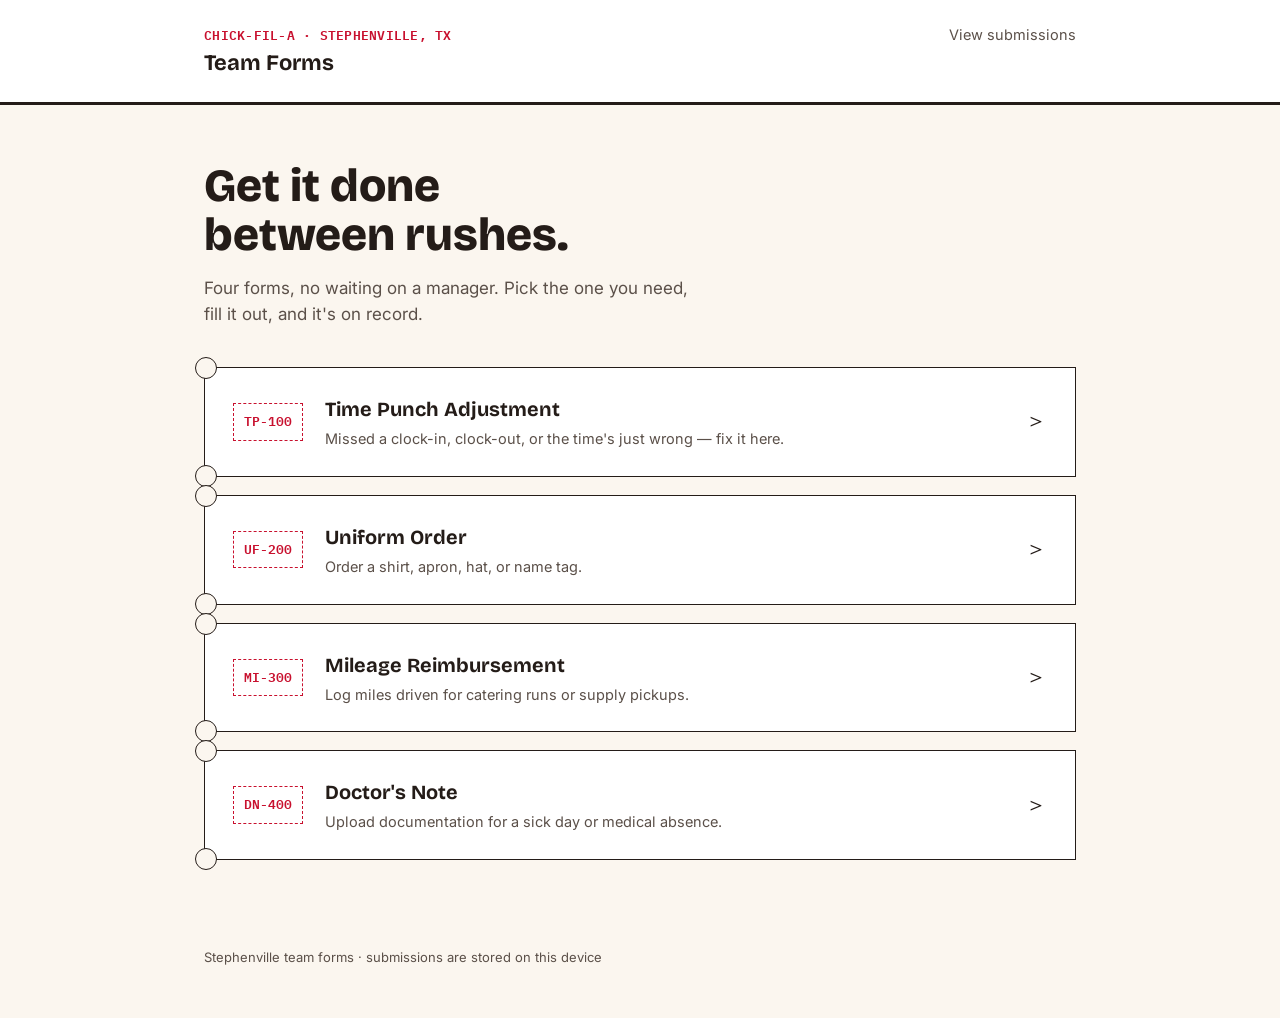
<file: index.html>
<!DOCTYPE html>
<html lang="en">
<head>
<meta charset="UTF-8">
<meta name="viewport" content="width=device-width, initial-scale=1.0">
<title>Team Forms — Chick-fil-A Stephenville</title>
<link rel="stylesheet" href="styles.css">
</head>
<body>

<header class="site-header">
  <div class="wrap">
    <div class="brand">
      <span class="store">CHICK-FIL-A · STEPHENVILLE, TX</span>
      <span class="site-title">Team Forms</span>
    </div>
    <nav class="header-nav">
      <a href="submissions.html">View submissions</a>
    </nav>
  </div>
</header>

<main class="wrap">
  <section class="hero">
    <h1>Get it done between rushes.</h1>
    <p>Four forms, no waiting on a manager. Pick the one you need, fill it out, and it's on record.</p>
  </section>

  <div class="ticket-rail">
    <a class="ticket" href="time-punch.html">
      <span class="ticket-no">TP-100</span>
      <span class="ticket-body">
        <h2>Time Punch Adjustment</h2>
        <p>Missed a clock-in, clock-out, or the time's just wrong — fix it here.</p>
      </span>
      <span class="ticket-arrow">＞</span>
    </a>

    <a class="ticket" href="uniform-order.html">
      <span class="ticket-no">UF-200</span>
      <span class="ticket-body">
        <h2>Uniform Order</h2>
        <p>Order a shirt, apron, hat, or name tag.</p>
      </span>
      <span class="ticket-arrow">＞</span>
    </a>

    <a class="ticket" href="mileage.html">
      <span class="ticket-no">MI-300</span>
      <span class="ticket-body">
        <h2>Mileage Reimbursement</h2>
        <p>Log miles driven for catering runs or supply pickups.</p>
      </span>
      <span class="ticket-arrow">＞</span>
    </a>

    <a class="ticket" href="doctor-note.html">
      <span class="ticket-no">DN-400</span>
      <span class="ticket-body">
        <h2>Doctor's Note</h2>
        <p>Upload documentation for a sick day or medical absence.</p>
      </span>
      <span class="ticket-arrow">＞</span>
    </a>
  </div>
</main>

<footer class="site-footer">
  <div class="wrap">Stephenville team forms · submissions are stored on this device</div>
</footer>

</body>
</html>
</file>
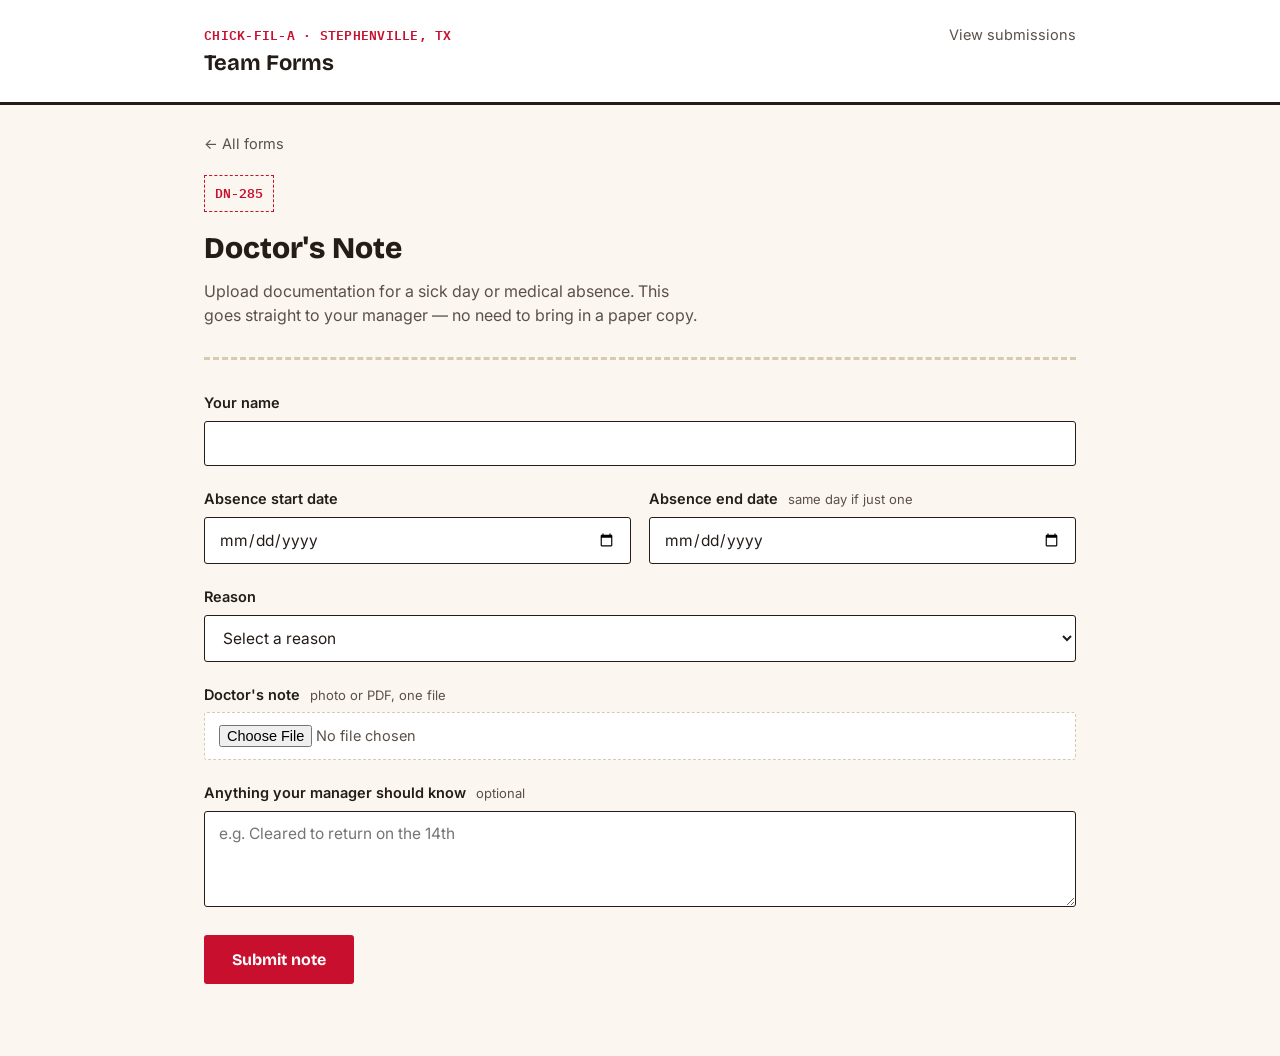
<file: doctor-note.html>
<!DOCTYPE html>
<html lang="en">
<head>
<meta charset="UTF-8">
<meta name="viewport" content="width=device-width, initial-scale=1.0">
<title>Doctor's Note — Team Forms</title>
<link rel="stylesheet" href="styles.css">
</head>
<body>

<header class="site-header">
  <div class="wrap">
    <div class="brand">
      <span class="store">CHICK-FIL-A · STEPHENVILLE, TX</span>
      <span class="site-title">Team Forms</span>
    </div>
    <nav class="header-nav">
      <a href="submissions.html">View submissions</a>
    </nav>
  </div>
</header>

<main class="wrap">
  <a class="back-link" href="index.html">← All forms</a>

  <div id="formView">
    <div class="form-head">
      <span class="ticket-no" id="ticketNoDisplay">DN-···</span>
      <h1>Doctor's Note</h1>
      <p>Upload documentation for a sick day or medical absence. This goes straight to your manager — no need to bring in a paper copy.</p>
    </div>

    <form id="dnForm" novalidate>
      <div class="field" id="f-name">
        <label for="empName">Your name</label>
        <input type="text" id="empName" name="empName">
        <div class="error-text">Enter your name.</div>
      </div>

      <div class="field-row">
        <div class="field" id="f-from">
          <label for="absenceFrom">Absence start date</label>
          <input type="date" id="absenceFrom" name="absenceFrom">
          <div class="error-text">Pick a start date.</div>
        </div>
        <div class="field" id="f-to">
          <label for="absenceTo">Absence end date <span class="hint">same day if just one</span></label>
          <input type="date" id="absenceTo" name="absenceTo">
          <div class="error-text">Pick an end date.</div>
        </div>
      </div>

      <div class="field" id="f-reason">
        <label for="reasonSelect">Reason</label>
        <select id="reasonSelect" name="reasonSelect">
          <option value="">Select a reason</option>
          <option>Illness</option>
          <option>Injury</option>
          <option>Medical procedure / appointment</option>
          <option>Other</option>
        </select>
        <div class="error-text">Pick a reason.</div>
      </div>

      <div class="field" id="f-file">
        <label for="noteFile">Doctor's note <span class="hint">photo or PDF, one file</span></label>
        <input type="file" id="noteFile" name="noteFile" accept="image/*,application/pdf">
        <div id="fileNameDisplay" style="font-size: 13.5px; color: var(--ink-soft); margin-top: 6px;"></div>
        <div class="error-text">Attach the note as a photo or PDF.</div>
      </div>

      <div class="field" id="f-notes">
        <label for="extraNotes">Anything your manager should know <span class="hint">optional</span></label>
        <textarea id="extraNotes" name="extraNotes" placeholder="e.g. Cleared to return on the 14th"></textarea>
      </div>

      <button type="submit" class="submit-btn">Submit note</button>
    </form>
  </div>

  <div class="confirm-screen" id="confirmView">
    <div class="stamp">RECEIVED</div>
    <h2>Doctor's note submitted</h2>
    <p>Your note is on record with your manager. Only people with dashboard access can view it.</p>
    <p class="confirm-ticket-no">Ticket <span id="confirmTicketNo"></span> · <span id="confirmTime"></span></p>
    <p class="storage-note" id="confirmFallbackNote" style="display:none;">Couldn't reach the shared spreadsheet, so this was saved on this device only. It'll need to be re-submitted once you're back online, or synced manually — check with a manager.</p>
    <p><a class="back-link" href="index.html">← Back to all forms</a></p>
  </div>
</main>

<script src="app.js"></script>
<script>
  const ticketNo = generateTicketNo("DN");
  document.getElementById("ticketNoDisplay").textContent = ticketNo;

  const fileInput = document.getElementById("noteFile");
  fileInput.addEventListener("change", () => {
    const f = fileInput.files[0];
    document.getElementById("fileNameDisplay").textContent = f ? f.name : "";
  });

  function fileToDataURL(file) {
    return new Promise((resolve, reject) => {
      const reader = new FileReader();
      reader.onload = () => resolve(reader.result);
      reader.onerror = reject;
      reader.readAsDataURL(file);
    });
  }

  const form = document.getElementById("dnForm");
  form.addEventListener("submit", async (e) => {
    e.preventDefault();

    const empName = document.getElementById("empName");
    const absenceFrom = document.getElementById("absenceFrom");
    const absenceTo = document.getElementById("absenceTo");
    const reasonSelect = document.getElementById("reasonSelect");
    const extraNotes = document.getElementById("extraNotes");
    const file = fileInput.files[0];

    const checks = [
      { el: empName, valid: empName.value.trim().length > 0 },
      { el: absenceFrom, valid: absenceFrom.value.trim().length > 0 },
      { el: absenceTo, valid: absenceTo.value.trim().length > 0 },
      { el: reasonSelect, valid: reasonSelect.value.trim().length > 0 },
      { el: fileInput, valid: !!file },
    ];

    if (!validateRequired(checks)) return;

    // 10 MB cap keeps things reasonable for a phone photo or scanned PDF.
    if (file.size > 10 * 1024 * 1024) {
      document.getElementById("f-file").classList.add("invalid");
      document.querySelector("#f-file .error-text").textContent = "That file's too large — please keep it under 10 MB.";
      return;
    }

    const submitBtn = form.querySelector(".submit-btn");
    submitBtn.disabled = true;
    submitBtn.textContent = "Submitting…";

    const fileDataUrl = await fileToDataURL(file);

    const fields = {
      ticketNo,
      empName: empName.value.trim(),
      absenceFrom: absenceFrom.value,
      absenceTo: absenceTo.value,
      reason: reasonSelect.value,
      extraNotes: extraNotes.value.trim(),
      noteFile: fileDataUrl,
      noteFileName: file.name,
    };

    const result = await submitToSheetOrFallback("doctor-note", fields);

    document.getElementById("formView").style.display = "none";
    document.getElementById("confirmTicketNo").textContent = ticketNo;
    document.getElementById("confirmTime").textContent = formatDate(new Date().toISOString());
    if (!result.ok) {
      document.getElementById("confirmFallbackNote").style.display = "block";
    }
    document.getElementById("confirmView").classList.add("show");
  });
</script>

</body>
</html>
</file>
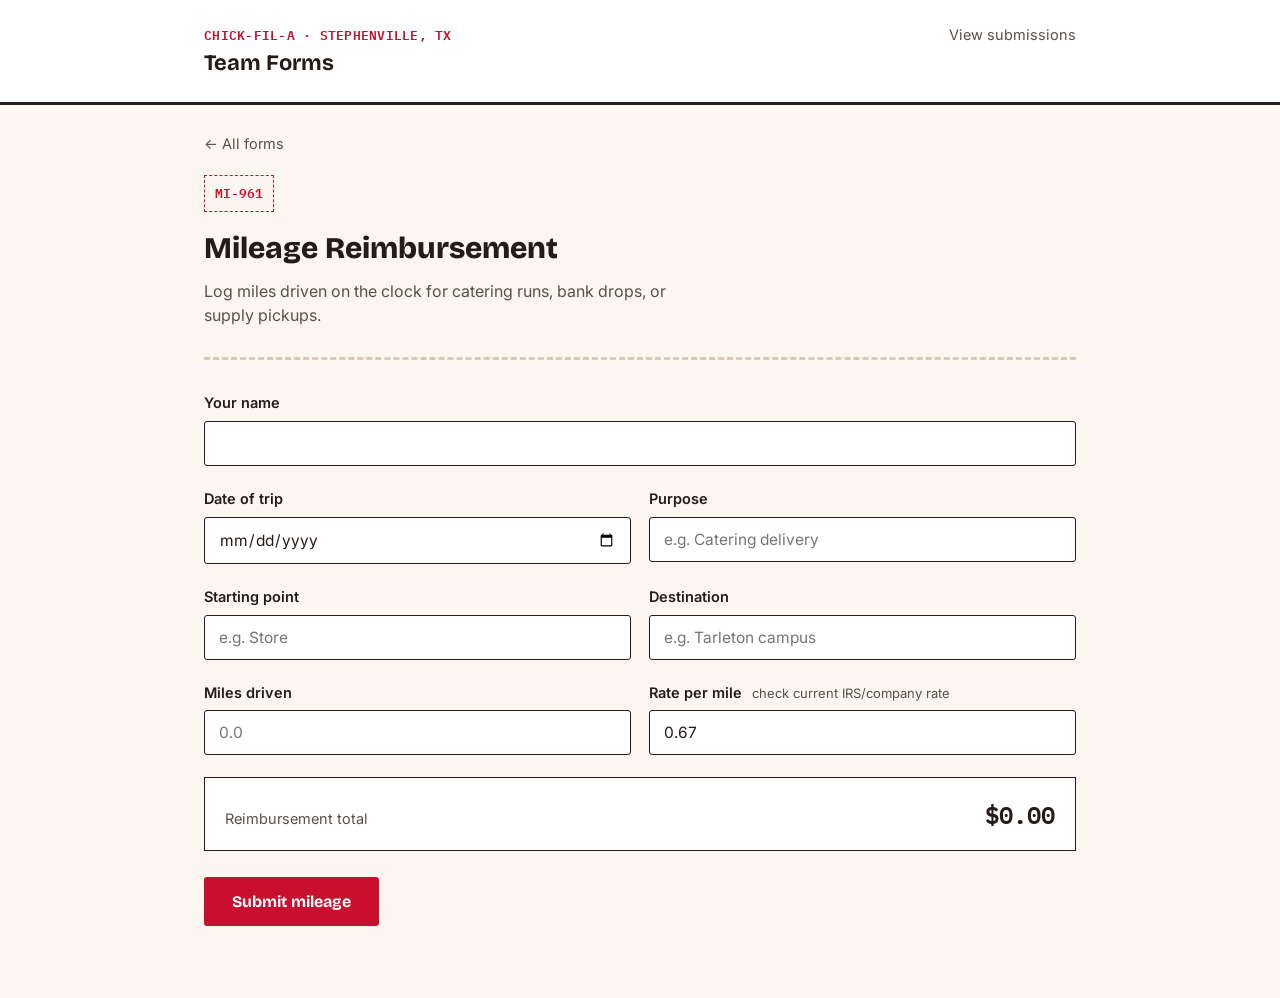
<file: mileage.html>
<!DOCTYPE html>
<html lang="en">
<head>
<meta charset="UTF-8">
<meta name="viewport" content="width=device-width, initial-scale=1.0">
<title>Mileage Reimbursement — Team Forms</title>
<link rel="stylesheet" href="styles.css">
</head>
<body>

<header class="site-header">
  <div class="wrap">
    <div class="brand">
      <span class="store">CHICK-FIL-A · STEPHENVILLE, TX</span>
      <span class="site-title">Team Forms</span>
    </div>
    <nav class="header-nav">
      <a href="submissions.html">View submissions</a>
    </nav>
  </div>
</header>

<main class="wrap">
  <a class="back-link" href="index.html">← All forms</a>

  <div id="formView">
    <div class="form-head">
      <span class="ticket-no" id="ticketNoDisplay">MI-···</span>
      <h1>Mileage Reimbursement</h1>
      <p>Log miles driven on the clock for catering runs, bank drops, or supply pickups.</p>
    </div>

    <form id="miForm" novalidate>
      <div class="field" id="f-name">
        <label for="empName">Your name</label>
        <input type="text" id="empName" name="empName">
        <div class="error-text">Enter your name.</div>
      </div>

      <div class="field-row">
        <div class="field" id="f-date">
          <label for="tripDate">Date of trip</label>
          <input type="date" id="tripDate" name="tripDate">
          <div class="error-text">Pick the trip date.</div>
        </div>
        <div class="field" id="f-purpose">
          <label for="purpose">Purpose</label>
          <input type="text" id="purpose" name="purpose" placeholder="e.g. Catering delivery">
          <div class="error-text">Enter the purpose of the trip.</div>
        </div>
      </div>

      <div class="field-row">
        <div class="field" id="f-from">
          <label for="fromLoc">Starting point</label>
          <input type="text" id="fromLoc" name="fromLoc" placeholder="e.g. Store">
          <div class="error-text">Enter a starting point.</div>
        </div>
        <div class="field" id="f-to">
          <label for="toLoc">Destination</label>
          <input type="text" id="toLoc" name="toLoc" placeholder="e.g. Tarleton campus">
          <div class="error-text">Enter a destination.</div>
        </div>
      </div>

      <div class="field-row">
        <div class="field" id="f-miles">
          <label for="miles">Miles driven</label>
          <input type="number" id="miles" name="miles" min="0" step="0.1" placeholder="0.0">
          <div class="error-text">Enter miles driven.</div>
        </div>
        <div class="field" id="f-rate">
          <label for="rate">Rate per mile <span class="hint">check current IRS/company rate</span></label>
          <input type="number" id="rate" name="rate" min="0" step="0.01" value="0.67">
          <div class="error-text">Enter a rate per mile.</div>
        </div>
      </div>

      <div class="total-box">
        <span class="label">Reimbursement total</span>
        <span class="amount" id="totalAmount">$0.00</span>
      </div>

      <button type="submit" class="submit-btn">Submit mileage</button>
    </form>
  </div>

  <div class="confirm-screen" id="confirmView">
    <div class="stamp">LOGGED</div>
    <h2>Mileage submitted</h2>
    <p>Your mileage is on record for reimbursement.</p>
    <p class="confirm-ticket-no">Ticket <span id="confirmTicketNo"></span> · <span id="confirmTime"></span></p>
    <p class="storage-note" id="confirmFallbackNote" style="display:none;">Couldn't reach the shared spreadsheet, so this was saved on this device only. It'll need to be re-entered once you're back online, or synced manually — check with a manager.</p>
    <p><a class="back-link" href="index.html">← Back to all forms</a></p>
  </div>
</main>

<script src="app.js"></script>
<script>
  const ticketNo = generateTicketNo("MI");
  document.getElementById("ticketNoDisplay").textContent = ticketNo;

  const milesInput = document.getElementById("miles");
  const rateInput = document.getElementById("rate");
  const totalEl = document.getElementById("totalAmount");

  function updateTotal() {
    const miles = parseFloat(milesInput.value) || 0;
    const rate = parseFloat(rateInput.value) || 0;
    totalEl.textContent = "$" + (miles * rate).toFixed(2);
  }
  milesInput.addEventListener("input", updateTotal);
  rateInput.addEventListener("input", updateTotal);

  const form = document.getElementById("miForm");
  form.addEventListener("submit", async (e) => {
    e.preventDefault();

    const empName = document.getElementById("empName");
    const tripDate = document.getElementById("tripDate");
    const purpose = document.getElementById("purpose");
    const fromLoc = document.getElementById("fromLoc");
    const toLoc = document.getElementById("toLoc");

    const checks = [
      { el: empName, valid: empName.value.trim().length > 0 },
      { el: tripDate, valid: tripDate.value.trim().length > 0 },
      { el: purpose, valid: purpose.value.trim().length > 0 },
      { el: fromLoc, valid: fromLoc.value.trim().length > 0 },
      { el: toLoc, valid: toLoc.value.trim().length > 0 },
      { el: milesInput, valid: parseFloat(milesInput.value) > 0 },
      { el: rateInput, valid: parseFloat(rateInput.value) >= 0 },
    ];

    if (!validateRequired(checks)) return;

    const submitBtn = form.querySelector(".submit-btn");
    submitBtn.disabled = true;
    submitBtn.textContent = "Submitting…";

    const miles = parseFloat(milesInput.value);
    const rate = parseFloat(rateInput.value);

    const fields = {
      ticketNo,
      empName: empName.value.trim(),
      tripDate: tripDate.value,
      purpose: purpose.value.trim(),
      fromLoc: fromLoc.value.trim(),
      toLoc: toLoc.value.trim(),
      miles: miles.toFixed(1),
      rate: rate.toFixed(2),
      total: (miles * rate).toFixed(2),
    };

    const result = await submitToSheetOrFallback("mileage", fields);

    document.getElementById("formView").style.display = "none";
    document.getElementById("confirmTicketNo").textContent = ticketNo;
    document.getElementById("confirmTime").textContent = formatDate(new Date().toISOString());
    if (!result.ok) {
      document.getElementById("confirmFallbackNote").style.display = "block";
    }
    document.getElementById("confirmView").classList.add("show");
  });
</script>

</body>
</html>
</file>
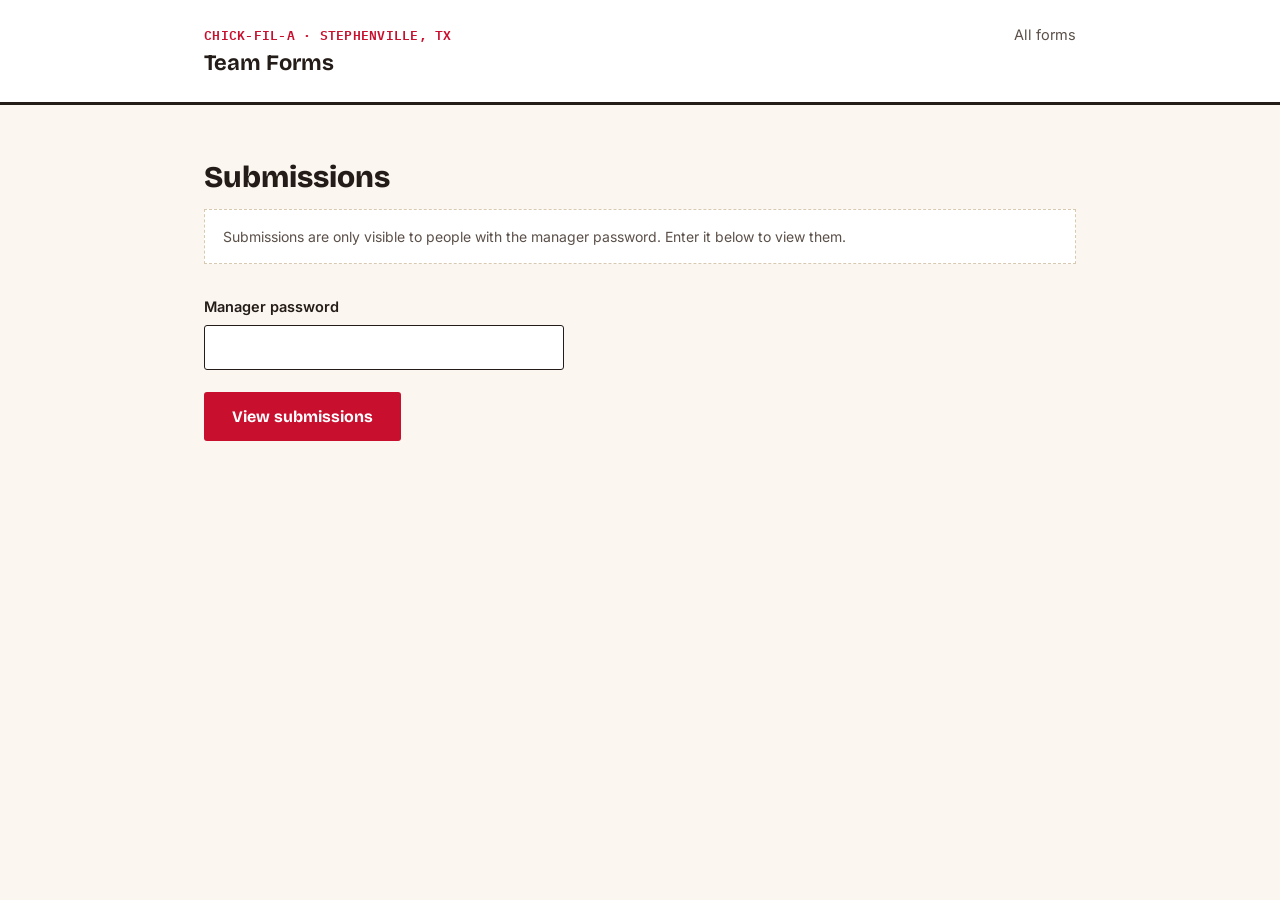
<file: submissions.html>
<!DOCTYPE html>
<html lang="en">
<head>
<meta charset="UTF-8">
<meta name="viewport" content="width=device-width, initial-scale=1.0">
<title>Submissions — Team Forms</title>
<link rel="stylesheet" href="styles.css">
</head>
<body>

<header class="site-header">
  <div class="wrap">
    <div class="brand">
      <span class="store">CHICK-FIL-A · STEPHENVILLE, TX</span>
      <span class="site-title">Team Forms</span>
    </div>
    <nav class="header-nav">
      <a href="index.html">All forms</a>
    </nav>
  </div>
</header>

<main class="wrap">
  <div class="hero" style="padding-bottom: 0;">
    <h1 style="font-size: 30px;">Submissions</h1>
  </div>

  <div id="loginGate" style="display:none;">
    <p class="storage-note">
      Submissions are only visible to people with the manager password. Enter it below to view them.
    </p>
    <form id="loginForm" style="max-width: 360px;">
      <div class="field" id="f-pw">
        <label for="adminPw">Manager password</label>
        <input type="text" id="adminPw" name="adminPw" autocomplete="off">
        <div class="error-text">Enter the password.</div>
      </div>
      <button type="submit" class="submit-btn">View submissions</button>
      <p id="loginErrorNote" style="display:none; color: var(--red); font-size: 14px; margin-top: 10px;">
        That password didn't work. Check with whoever set up the site.
      </p>
    </form>
  </div>

  <div id="notConfiguredNote" class="storage-note" style="display:none;">
    The shared spreadsheet isn't connected yet — <code>SCRIPT_URL</code> in <code>app.js</code> is still a placeholder.
    Follow SETUP.md to deploy the Apps Script and paste the URL and secret in, then this page will pull live from the sheet.
    Until then, submissions are only saved on the device that filled out the form — see below.
  </div>

  <div id="loadErrorNote" class="storage-note" style="display:none; border-color: var(--red); color: var(--red);"></div>

  <div id="loadingNote" class="storage-note" style="display:none;">Loading submissions from the shared spreadsheet…</div>

  <div id="remoteContent" style="display:none;">
    <p class="storage-note">
      Pulled live from the shared spreadsheet.
      <button class="export-btn" id="refreshBtn" style="margin-left: 6px;">Refresh</button>
      <button class="export-btn" id="logoutBtn" style="margin-left: 6px;">Log out</button>
    </p>

    <section class="sub-section">
      <h2>Time Punch Adjustments <button class="export-btn" data-form="time-punch" data-name="time-punch-adjustments.csv">Export CSV</button></h2>
      <div id="table-time-punch"></div>
    </section>

    <section class="sub-section">
      <h2>Uniform Orders <button class="export-btn" data-form="uniform-order" data-name="uniform-orders.csv">Export CSV</button></h2>
      <div id="table-uniform-order"></div>
    </section>

    <section class="sub-section">
      <h2>Mileage Reimbursements <button class="export-btn" data-form="mileage" data-name="mileage-reimbursements.csv">Export CSV</button></h2>
      <div id="table-mileage"></div>
    </section>

    <section class="sub-section">
      <h2>Doctor's Notes <button class="export-btn" data-form="doctor-note" data-name="doctors-notes.csv">Export CSV</button></h2>
      <p class="storage-note">
        "View note" links open the file in Google Drive. If it shows an access error, the signed-in Google account
        needs to be granted access to the Doctor Notes (Restricted) folder — see SETUP.md.
      </p>
      <div id="table-doctor-note"></div>
    </section>
  </div>

  <section class="sub-section" id="localSection" style="display:none;">
    <h2>Saved on this device only</h2>
    <p class="storage-note">
      These couldn't reach the shared spreadsheet when they were submitted (offline, or the sheet wasn't set up yet).
      They only exist on this browser — copy them into the sheet by hand, or have the employee resubmit once things are connected.
    </p>
    <div id="table-local"></div>
    <div class="danger-zone">
      <button id="clearLocalBtn">Clear these device-only submissions</button>
    </div>
  </section>
</main>

<script src="app.js"></script>
<script>

const remoteCols = {
  "time-punch": [
    { label: "Ticket", key: "Ticket" },
    { label: "Employee", key: "Employee" },
    { label: "Shift date", key: "Shift Date" },
    { label: "Issue", key: "Issue" },
    { label: "Correct time", key: "Correct Time" },
    { label: "Reason", key: "Reason" },
    { label: "Manager", key: "Manager" },
    { label: "Submitted", key: "Timestamp" },
  ],
  "uniform-order": [
    { label: "Ticket", key: "Ticket" },
    { label: "Employee", key: "Employee" },
    { label: "Item", key: "Item" },
    { label: "Size", key: "Size" },
    { label: "Qty", key: "Qty" },
    { label: "Reason", key: "Reason" },
    { label: "Signature", key: "Signature URL", isLink: true, linkLabel: "View signature" },
    { label: "Submitted", key: "Timestamp" },
  ],
  "mileage": [
    { label: "Ticket", key: "Ticket" },
    { label: "Employee", key: "Employee" },
    { label: "Trip date", key: "Trip Date" },
    { label: "Purpose", key: "Purpose" },
    { label: "From", key: "From" },
    { label: "To", key: "To" },
    { label: "Miles", key: "Miles" },
    { label: "Rate", key: "Rate" },
    { label: "Total", key: "Total" },
    { label: "Submitted", key: "Timestamp" },
  ],
  "doctor-note": [
    { label: "Ticket", key: "Ticket" },
    { label: "Employee", key: "Employee" },
    { label: "Absence start", key: "Absence Start" },
    { label: "Absence end", key: "Absence End" },
    { label: "Reason", key: "Reason" },
    { label: "Notes", key: "Notes" },
    { label: "File", key: "File URL", isLink: true, linkLabel: "View note" },
    { label: "Submitted", key: "Timestamp" },
  ],
};

let latestRemoteData = null;

function showDashboard() {
  document.getElementById("loginGate").style.display = "none";
  document.getElementById("localSection").style.display = "block";
  renderLocalFallback();
  loadRemote();
}

function initGate() {
  if (!isRemoteConfigured()) {
    // Nothing to check a password against yet — skip the gate during setup.
    document.getElementById("loginGate").style.display = "none";
    document.getElementById("notConfiguredNote").style.display = "block";
    renderLocalFallback();
    return;
  }

  const stored = getStoredAdminPassword();
  if (stored) {
    showDashboard();
  } else {
    document.getElementById("loginGate").style.display = "block";
  }
}

document.getElementById("loginForm").addEventListener("submit", async (e) => {
  e.preventDefault();
  const pwInput = document.getElementById("adminPw");
  const pw = pwInput.value.trim();
  document.getElementById("f-pw").classList.remove("invalid");
  document.getElementById("loginErrorNote").style.display = "none";

  if (!pw) {
    document.getElementById("f-pw").classList.add("invalid");
    return;
  }

  const submitBtn = e.target.querySelector(".submit-btn");
  submitBtn.disabled = true;
  submitBtn.textContent = "Checking…";

  const result = await fetchAllFromSheet(pw);

  submitBtn.disabled = false;
  submitBtn.textContent = "View submissions";

  if (result.ok) {
    storeAdminPassword(pw);
    latestRemoteData = result.data;
    showDashboard();
  } else if (result.reason === "network") {
    document.getElementById("loadErrorNote").textContent =
      "Couldn't reach the shared spreadsheet right now. Check your connection and try again.";
    document.getElementById("loadErrorNote").style.display = "block";
  } else {
    document.getElementById("loginErrorNote").style.display = "block";
  }
});

document.getElementById("logoutBtn")?.addEventListener("click", () => {
  clearAdminPassword();
  document.getElementById("remoteContent").style.display = "none";
  document.getElementById("localSection").style.display = "none";
  document.getElementById("adminPw").value = "";
  document.getElementById("loginGate").style.display = "block";
});

function renderRemoteTable(formType, rows) {
  const container = document.getElementById("table-" + formType);
  const cols = remoteCols[formType];
  if (!rows || rows.length === 0) {
    container.innerHTML = '<div class="empty-state">No submissions yet.</div>';
    return;
  }
  const table = document.createElement("table");
  table.className = "sub-table";
  const thead = document.createElement("thead");
  thead.innerHTML = "<tr>" + cols.map(c => `<th>${c.label}</th>`).join("") + "</tr>";
  table.appendChild(thead);
  const tbody = document.createElement("tbody");
  rows.slice().reverse().forEach(row => {
    const tr = document.createElement("tr");
    cols.forEach(c => {
      const td = document.createElement("td");
      const val = row[c.key];
      if (c.isLink && val) {
        const a = document.createElement("a");
        a.href = val;
        a.textContent = c.linkLabel || "View file";
        a.target = "_blank";
        a.rel = "noopener";
        td.appendChild(a);
      } else {
        td.textContent = val === undefined || val === null ? "" : val;
      }
      tr.appendChild(td);
    });
    tbody.appendChild(tr);
  });
  table.appendChild(tbody);
  container.innerHTML = "";
  container.appendChild(table);
}

async function loadRemote() {
  document.getElementById("loadingNote").style.display = "block";
  document.getElementById("loadErrorNote").style.display = "none";
  document.getElementById("remoteContent").style.display = "none";

  const result = await fetchAllFromSheet(getStoredAdminPassword());

  document.getElementById("loadingNote").style.display = "none";

  if (!result.ok) {
    if (result.reason === "network") {
      document.getElementById("loadErrorNote").textContent =
        "Couldn't load the shared spreadsheet right now. Check your connection or try Refresh.";
      document.getElementById("loadErrorNote").style.display = "block";
    } else {
      // Password was accepted once this session but the sheet is now rejecting it
      // (e.g. it was changed on the backend) — send them back to the login gate.
      clearAdminPassword();
      document.getElementById("remoteContent").style.display = "none";
      document.getElementById("loginGate").style.display = "block";
    }
    return;
  }

  latestRemoteData = result.data;
  document.getElementById("remoteContent").style.display = "block";
  Object.keys(remoteCols).forEach(formType => {
    renderRemoteTable(formType, result.data[formType] || []);
  });
}

function renderLocalFallback() {
  const local = readAllSubmissions();
  const section = document.getElementById("localSection");
  if (local.length === 0) {
    section.style.display = "none";
    return;
  }
  section.style.display = "block";
  const container = document.getElementById("table-local");
  const table = document.createElement("table");
  table.className = "sub-table";
  table.innerHTML = "<thead><tr><th>Form</th><th>Ticket</th><th>Employee</th><th>Submitted</th></tr></thead>";
  const tbody = document.createElement("tbody");
  local.slice().reverse().forEach(r => {
    const tr = document.createElement("tr");
    tr.innerHTML = `<td>${FORM_LABELS[r.formType] || r.formType}</td><td>${r.fields.ticketNo || ""}</td><td>${r.fields.empName || ""}</td><td>${formatDate(r.submittedAt)}</td>`;
    tbody.appendChild(tr);
  });
  table.appendChild(tbody);
  container.innerHTML = "";
  container.appendChild(table);
}

function toCSVFromRemote(formType) {
  const rows = (latestRemoteData && latestRemoteData[formType]) || [];
  const cols = remoteCols[formType];
  return toCSV(rows, cols.map(c => ({ label: c.label, get: (r) => r[c.key] })));
}

initGate();

document.getElementById("refreshBtn")?.addEventListener("click", loadRemote);

document.querySelectorAll(".export-btn[data-form]").forEach(btn => {
  btn.addEventListener("click", () => {
    if (!latestRemoteData) return;
    const csv = toCSVFromRemote(btn.dataset.form);
    downloadCSV(btn.dataset.name, csv);
  });
});

document.getElementById("clearLocalBtn")?.addEventListener("click", () => {
  if (confirm("This deletes the device-only submissions listed above. This can't be undone. Continue?")) {
    localStorage.removeItem(STORAGE_KEY);
    renderLocalFallback();
  }
});
</script>

</body>
</html>
</file>
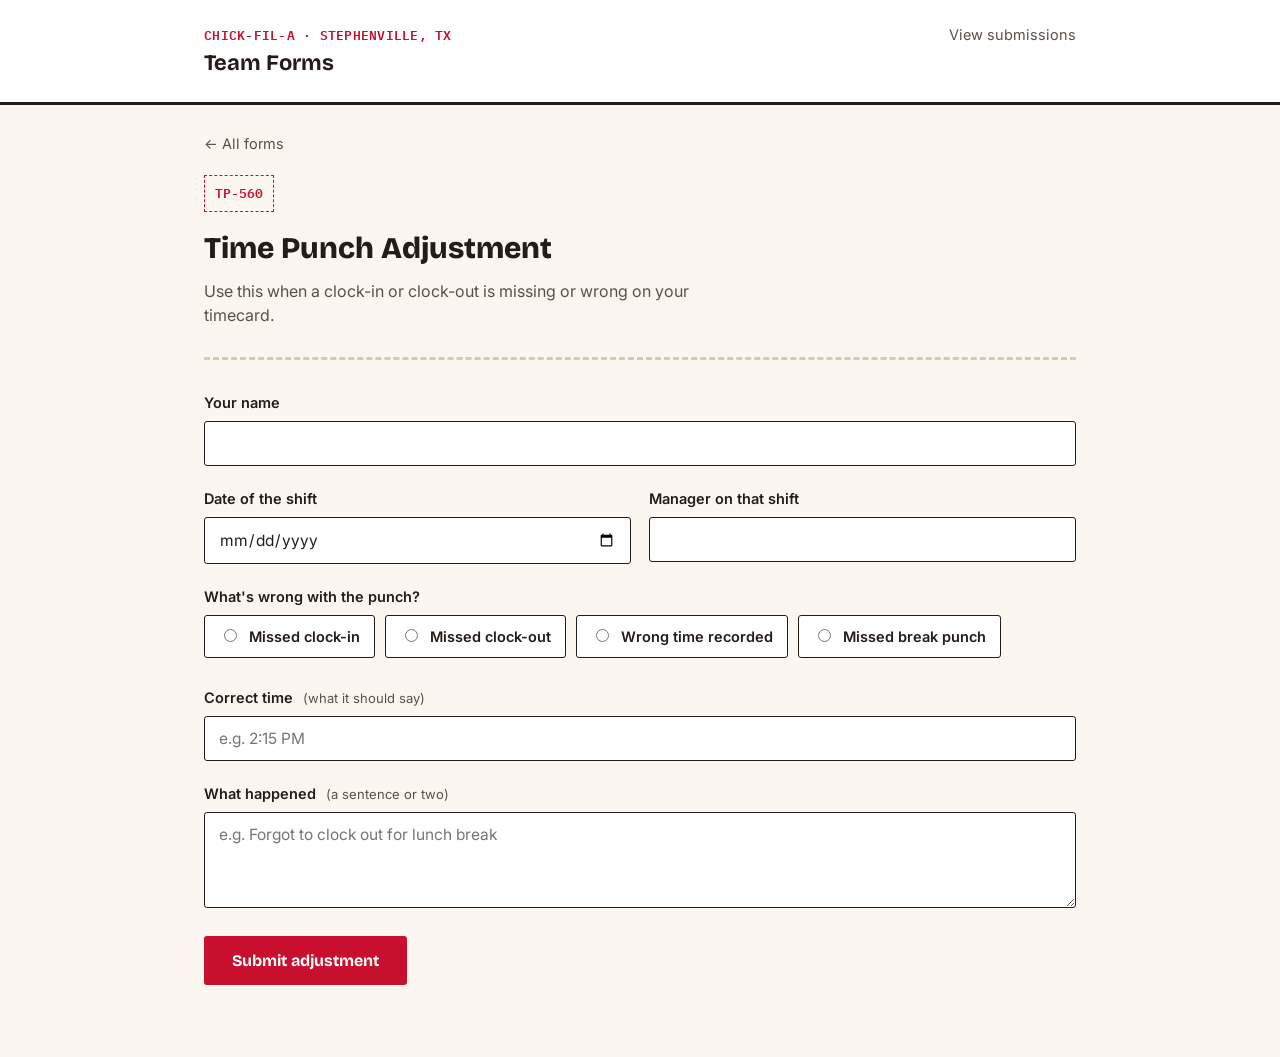
<file: time-punch.html>
<!DOCTYPE html>
<html lang="en">
<head>
<meta charset="UTF-8">
<meta name="viewport" content="width=device-width, initial-scale=1.0">
<title>Time Punch Adjustment — Team Forms</title>
<link rel="stylesheet" href="styles.css">
</head>
<body>

<header class="site-header">
  <div class="wrap">
    <div class="brand">
      <span class="store">CHICK-FIL-A · STEPHENVILLE, TX</span>
      <span class="site-title">Team Forms</span>
    </div>
    <nav class="header-nav">
      <a href="submissions.html">View submissions</a>
    </nav>
  </div>
</header>

<main class="wrap">
  <a class="back-link" href="index.html">← All forms</a>

  <div id="formView">
    <div class="form-head">
      <span class="ticket-no" id="ticketNoDisplay">TP-···</span>
      <h1>Time Punch Adjustment</h1>
      <p>Use this when a clock-in or clock-out is missing or wrong on your timecard.</p>
    </div>

    <form id="tpForm" novalidate>
      <div class="field" id="f-name">
        <label for="empName">Your name</label>
        <input type="text" id="empName" name="empName">
        <div class="error-text">Enter your name.</div>
      </div>

      <div class="field-row">
        <div class="field" id="f-date">
          <label for="shiftDate">Date of the shift</label>
          <input type="date" id="shiftDate" name="shiftDate">
          <div class="error-text">Pick the shift date.</div>
        </div>
        <div class="field" id="f-manager">
          <label for="managerName">Manager on that shift</label>
          <input type="text" id="managerName" name="managerName">
          <div class="error-text">Enter the manager's name.</div>
        </div>
      </div>

      <div class="field" id="f-issue">
        <label>What's wrong with the punch?</label>
        <div class="radio-group">
          <label class="radio-option"><input type="radio" name="issueType" value="Missed clock-in"> Missed clock-in</label>
          <label class="radio-option"><input type="radio" name="issueType" value="Missed clock-out"> Missed clock-out</label>
          <label class="radio-option"><input type="radio" name="issueType" value="Wrong time recorded"> Wrong time recorded</label>
          <label class="radio-option"><input type="radio" name="issueType" value="Missed break punch"> Missed break punch</label>
        </div>
        <div class="error-text">Pick one.</div>
      </div>

      <div class="field" id="f-correct">
        <label for="correctTime">Correct time <span class="hint">(what it should say)</span></label>
        <input type="text" id="correctTime" name="correctTime" placeholder="e.g. 2:15 PM">
        <div class="error-text">Enter the correct time.</div>
      </div>

      <div class="field" id="f-reason">
        <label for="reason">What happened <span class="hint">(a sentence or two)</span></label>
        <textarea id="reason" name="reason" placeholder="e.g. Forgot to clock out for lunch break"></textarea>
        <div class="error-text">Give a short explanation.</div>
      </div>

      <button type="submit" class="submit-btn">Submit adjustment</button>
    </form>
  </div>

  <div class="confirm-screen" id="confirmView">
    <div class="stamp">PUNCHED IN</div>
    <h2>Adjustment submitted</h2>
    <p>Your time punch adjustment is on record. Your manager can review it on the submissions page.</p>
    <p class="confirm-ticket-no">Ticket <span id="confirmTicketNo"></span> · <span id="confirmTime"></span></p>
    <p class="storage-note" id="confirmFallbackNote" style="display:none;">Couldn't reach the shared spreadsheet, so this was saved on this device only. It'll need to be re-entered once you're back online, or synced manually — check with a manager.</p>
    <p><a class="back-link" href="index.html">← Back to all forms</a></p>
  </div>
</main>

<script src="app.js"></script>
<script>
  const ticketNo = generateTicketNo("TP");
  document.getElementById("ticketNoDisplay").textContent = ticketNo;

  const form = document.getElementById("tpForm");
  form.addEventListener("submit", async (e) => {
    e.preventDefault();

    const empName = document.getElementById("empName");
    const shiftDate = document.getElementById("shiftDate");
    const managerName = document.getElementById("managerName");
    const correctTime = document.getElementById("correctTime");
    const reason = document.getElementById("reason");
    const issueChecked = form.querySelector('input[name="issueType"]:checked');

    const checks = [
      { el: empName, valid: empName.value.trim().length > 0 },
      { el: shiftDate, valid: shiftDate.value.trim().length > 0 },
      { el: managerName, valid: managerName.value.trim().length > 0 },
      { el: correctTime, valid: correctTime.value.trim().length > 0 },
      { el: reason, valid: reason.value.trim().length > 0 },
      { el: form.querySelector('input[name="issueType"]'), valid: !!issueChecked },
    ];

    if (!validateRequired(checks)) return;

    const submitBtn = form.querySelector(".submit-btn");
    submitBtn.disabled = true;
    submitBtn.textContent = "Submitting…";

    const fields = {
      ticketNo,
      empName: empName.value.trim(),
      shiftDate: shiftDate.value,
      managerName: managerName.value.trim(),
      issueType: issueChecked.value,
      correctTime: correctTime.value.trim(),
      reason: reason.value.trim(),
    };

    const result = await submitToSheetOrFallback("time-punch", fields);

    document.getElementById("formView").style.display = "none";
    document.getElementById("confirmTicketNo").textContent = ticketNo;
    document.getElementById("confirmTime").textContent = formatDate(new Date().toISOString());
    if (!result.ok) {
      document.getElementById("confirmFallbackNote").style.display = "block";
    }
    document.getElementById("confirmView").classList.add("show");
  });
</script>

</body>
</html>
</file>
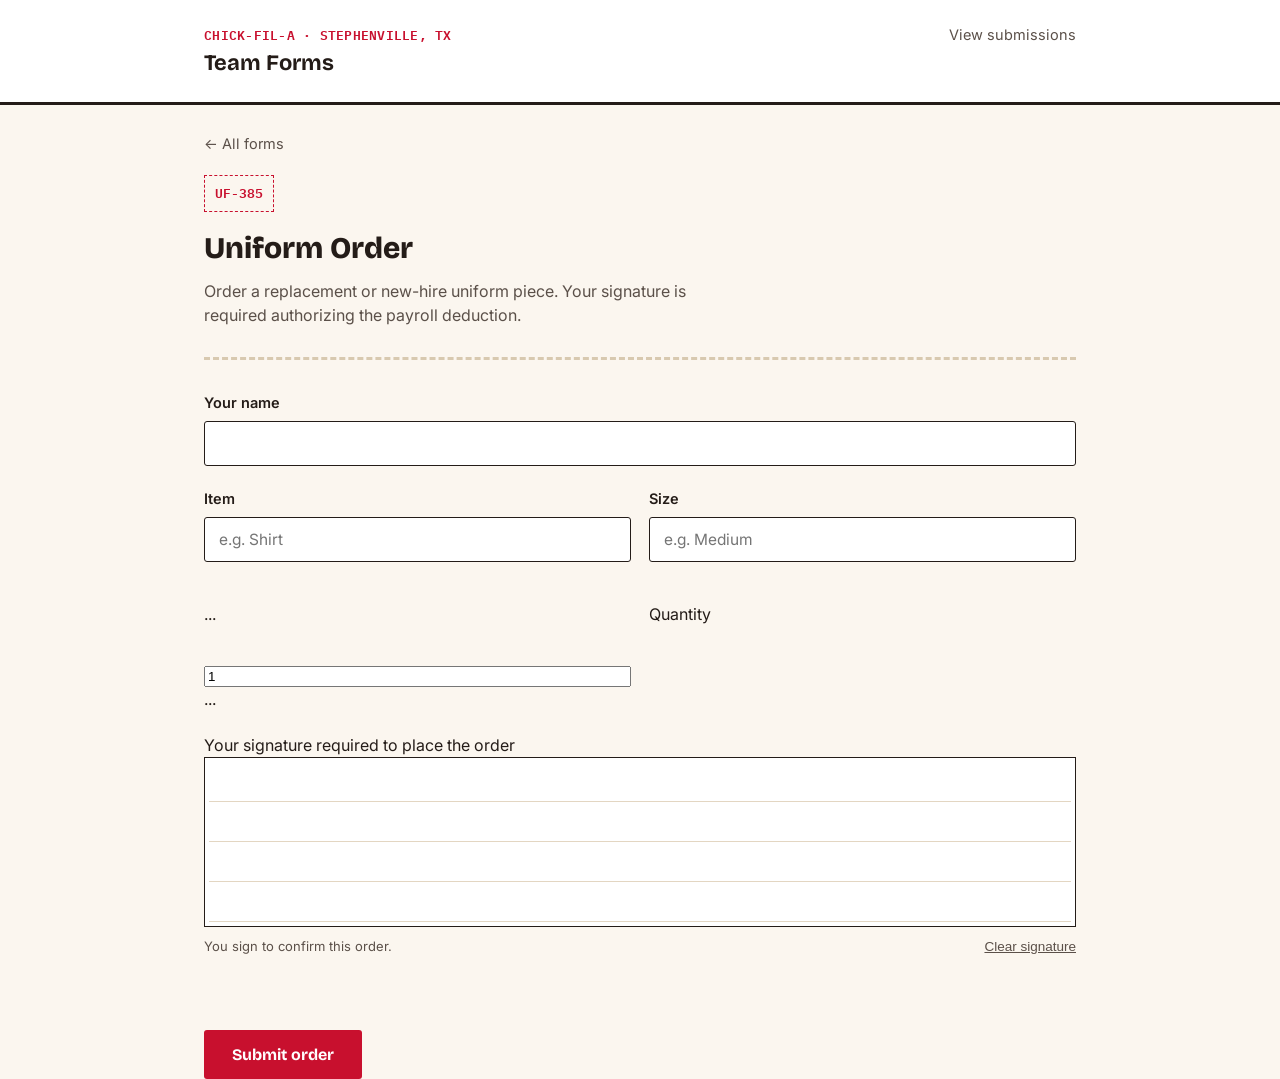
<file: uniform-order.html>
<!DOCTYPE html>
<html lang="en">
<head>
<meta charset="UTF-8">
<meta name="viewport" content="width=device-width, initial-scale=1.0">
<title>Uniform Order — Team Forms</title>
<link rel="stylesheet" href="styles.css">
</head>
<body>

<header class="site-header">
  <div class="wrap">
    <div class="brand">
      <span class="store">CHICK-FIL-A · STEPHENVILLE, TX</span>
      <span class="site-title">Team Forms</span>
    </div>
    <nav class="header-nav">
      <a href="submissions.html">View submissions</a>
    </nav>
  </div>
</header>

<main class="wrap">
  <a class="back-link" href="index.html">← All forms</a>

  <div id="formView">
    <div class="form-head">
      <span class="ticket-no" id="ticketNoDisplay">UF-···</span>
      <h1>Uniform Order</h1>
      <p>Order a replacement or new-hire uniform piece. Your signature is required authorizing the payroll deduction.</p>
    </div>

    <form id="ufForm" novalidate>
      <div class="field" id="f-name">
        <label for="empName">Your name</label>
        <input type="text" id="empName" name="empName">
        <div class="error-text">Enter your name.</div>
      </div>

<div class="field-row">
  <div class="field" id="f-item">
    <label for="item">Item</label>
    <input type="text" id="item" name="item" placeholder="e.g. Shirt">
    <div class="error-text">Enter an item.</div>
  </div>
        <div class="field" id="f-size">
  <label for="size">Size</label>
  <input type="text" id="size" name="size" placeholder="e.g. Medium">
  <div class="error-text">Enter a size.</div>
</div>
      <div class="field-row">
  <div class="field" id="f-qty">
    ...
  </div>
</div>
          <label for="qty">Quantity</label>
          <input type="number" id="qty" name="qty" min="1" value="1">
          <div class="error-text">Enter a quantity of 1 or more.</div>
        </div>
     <div class="field" id="f-sig">
  ...
</div>
        <label>Your signature <span class="hint">required to place the order</span></label>
        <div class="sig-pad-wrap">
          <canvas id="sigPad"></canvas>
        </div>
        <div class="sig-actions">
          <span class="sig-required-note">You sign to confirm this order.</span>
          <button type="button" id="clearSig">Clear signature</button>
        </div>
        <div class="error-text">Your signature is required.</div>
      </div>

      <button type="submit" class="submit-btn">Submit order</button>
    </form>
  </div>

  <div class="confirm-screen" id="confirmView">
    <div class="stamp">ORDER SENT</div>
    <h2>Uniform order submitted</h2>
    <p>Your order is on record.</p>
    <p class="confirm-ticket-no">Ticket <span id="confirmTicketNo"></span> · <span id="confirmTime"></span></p>
    <p class="storage-note" id="confirmFallbackNote" style="display:none;">Couldn't reach the shared spreadsheet, so this was saved on this device only. It'll need to be re-entered once you're back online, or synced manually — check with a manager.</p>
    <p><a class="back-link" href="index.html">← Back to all forms</a></p>
  </div>
</main>

<script src="app.js"></script>
<script>
  const ticketNo = generateTicketNo("UF");
  document.getElementById("ticketNoDisplay").textContent = ticketNo;

  const sigPad = initSignaturePad(document.getElementById("sigPad"));
  document.getElementById("clearSig").addEventListener("click", () => sigPad.clear());

  const form = document.getElementById("ufForm");
  form.addEventListener("submit", async (e) => {
    e.preventDefault();

    const empName = document.getElementById("empName");
    const item = document.getElementById("item");
    const size = document.getElementById("size");
    const qty = document.getElementById("qty");
    const reasonSelect = document.getElementById("reasonSelect");

    const checks = [
      { el: empName, valid: empName.value.trim().length > 0 },
      { el: item, valid: item.value.trim().length > 0 },
      { el: size, valid: size.value.trim().length > 0 },
      { el: qty, valid: Number(qty.value) >= 1 },
      { el: reasonSelect, valid: reasonSelect.value.trim().length > 0 },
      { el: document.getElementById("sigPad"), valid: !sigPad.isEmpty() },
    ];

    if (!validateRequired(checks)) return;

    const submitBtn = form.querySelector(".submit-btn");
    submitBtn.disabled = true;
    submitBtn.textContent = "Submitting…";

    const fields = {
      ticketNo,
      empName: empName.value.trim(),
      item: item.value,
      size: size.value,
      qty: qty.value,
      reason: reasonSelect.value,
      signature: sigPad.toDataURL(),
    };

    const result = await submitToSheetOrFallback("uniform-order", fields);

    document.getElementById("formView").style.display = "none";
    document.getElementById("confirmTicketNo").textContent = ticketNo;
    document.getElementById("confirmTime").textContent = formatDate(new Date().toISOString());
    if (!result.ok) {
      document.getElementById("confirmFallbackNote").style.display = "block";
    }
    document.getElementById("confirmView").classList.add("show");
  });
</script>

</body>
</html>
</file>
<file: styles.css>
/* Stephenville Chick-fil-A — Team Forms
   Visual language: order ticket / punch-slip, quick-service back-of-house */

@import url('https://fonts.googleapis.com/css2?family=Bricolage+Grotesque:opsz,wght@12..96,500..800&family=Inter:wght@400;500;600;700&family=IBM+Plex+Mono:wght@500;600&display=swap');

:root{
  --cream: #FBF6EF;
  --paper: #FFFFFF;
  --ink: #241C18;
  --ink-soft: #5B5049;
  --red: #C8102E;
  --red-dark: #8F0B21;
  --gold: #E8A33D;
  --line: #E3D6C2;
  --line-strong: #D8C9B0;
  --ok-green: #2F7A4E;

  --font-display: 'Bricolage Grotesque', system-ui, sans-serif;
  --font-body: 'Inter', system-ui, sans-serif;
  --font-mono: 'IBM Plex Mono', ui-monospace, monospace;
}

*{ box-sizing: border-box; }

html{ -webkit-text-size-adjust: 100%; }

body{
  margin: 0;
  background: var(--cream);
  color: var(--ink);
  font-family: var(--font-body);
  font-size: 16px;
  line-height: 1.5;
}

a{ color: inherit; }

.wrap{
  max-width: 920px;
  margin: 0 auto;
  padding: 0 24px;
}

/* ---------- Header ---------- */

.site-header{
  border-bottom: 3px solid var(--ink);
  background: var(--paper);
}

.site-header .wrap{
  display: flex;
  align-items: baseline;
  justify-content: space-between;
  padding-top: 22px;
  padding-bottom: 22px;
  gap: 16px;
  flex-wrap: wrap;
}

.brand{
  display: flex;
  flex-direction: column;
  gap: 2px;
}

.brand .store{
  font-family: var(--font-mono);
  font-size: 12.5px;
  letter-spacing: 0.02em;
  color: var(--red);
  font-weight: 600;
}

.brand .site-title{
  font-family: var(--font-display);
  font-weight: 700;
  font-size: 22px;
}

.header-nav a{
  font-size: 14.5px;
  text-decoration: none;
  color: var(--ink-soft);
  border-bottom: 1px solid transparent;
}
.header-nav a:hover{ color: var(--ink); border-bottom-color: var(--ink); }

/* ---------- Hero ---------- */

.hero{
  padding: 56px 0 40px;
}

.hero h1{
  font-family: var(--font-display);
  font-weight: 800;
  font-size: clamp(32px, 5vw, 46px);
  line-height: 1.08;
  margin: 0 0 16px;
  max-width: 14ch;
}

.hero p{
  font-size: 17px;
  color: var(--ink-soft);
  max-width: 46ch;
  margin: 0;
}

/* ---------- Ticket rail (hub cards) ---------- */

.ticket-rail{
  display: flex;
  flex-direction: column;
  padding-bottom: 64px;
}

.ticket{
  position: relative;
  background: var(--paper);
  border: 1.5px solid var(--ink);
  padding: 26px 28px;
  display: flex;
  align-items: center;
  gap: 22px;
  text-decoration: none;
  color: var(--ink);
  transition: transform 0.15s ease, box-shadow 0.15s ease;
}

.ticket + .ticket{
  margin-top: 18px;
}

.ticket:hover{
  transform: translateX(4px);
  box-shadow: -4px 4px 0 var(--gold);
}

.ticket:focus-visible{
  outline: 3px solid var(--red);
  outline-offset: 2px;
}

/* perforated notch on the left edge, like a torn ticket stub */
.ticket::before, .ticket::after{
  content: "";
  position: absolute;
  left: -10px;
  width: 20px;
  height: 20px;
  border-radius: 50%;
  background: var(--cream);
  border: 1.5px solid var(--ink);
}
.ticket::before{ top: -11px; }
.ticket::after{ bottom: -11px; }

.ticket-no{
  font-family: var(--font-mono);
  font-weight: 600;
  font-size: 13px;
  color: var(--red);
  border: 1.5px dashed var(--red);
  padding: 8px 10px;
  white-space: nowrap;
  flex-shrink: 0;
}

.ticket-body{ flex: 1; min-width: 0; }

.ticket-body h2{
  font-family: var(--font-display);
  font-size: 20px;
  font-weight: 700;
  margin: 0 0 4px;
}

.ticket-body p{
  margin: 0;
  color: var(--ink-soft);
  font-size: 14.5px;
}

.ticket-arrow{
  font-family: var(--font-display);
  font-size: 22px;
  color: var(--ink);
  flex-shrink: 0;
}

/* ---------- Form pages ---------- */

.back-link{
  display: inline-block;
  margin: 28px 0 0;
  font-size: 14.5px;
  color: var(--ink-soft);
  text-decoration: none;
}
.back-link:hover{ color: var(--ink); }

.form-head{
  padding: 20px 0 30px;
  border-bottom: 3px dashed var(--line-strong);
  margin-bottom: 32px;
}

.form-head .ticket-no{
  margin-bottom: 14px;
  display: inline-block;
}

.form-head h1{
  font-family: var(--font-display);
  font-weight: 800;
  font-size: 30px;
  margin: 0 0 8px;
}

.form-head p{
  color: var(--ink-soft);
  margin: 0;
  max-width: 50ch;
}

form{ padding-bottom: 72px; }

.field{
  margin-bottom: 22px;
}

.field label{
  display: block;
  font-weight: 600;
  font-size: 14.5px;
  margin-bottom: 7px;
}

.field .hint{
  font-weight: 400;
  color: var(--ink-soft);
  font-size: 13px;
  margin-left: 6px;
}

.field input[type="text"],
.field input[type="date"],
.field input[type="number"],
.field input[type="tel"],
.field select,
.field textarea{
  width: 100%;
  padding: 12px 14px;
  border: 1.5px solid var(--ink);
  background: var(--paper);
  font-family: var(--font-body);
  font-size: 15.5px;
  color: var(--ink);
  border-radius: 3px;
}

.field input:focus,
.field select:focus,
.field textarea:focus{
  outline: 3px solid var(--gold);
  outline-offset: 0;
}

.field textarea{ min-height: 96px; resize: vertical; }

.field input[type="file"]{
  width: 100%;
  padding: 12px 14px;
  border: 1.5px dashed var(--line-strong);
  background: var(--paper);
  font-family: var(--font-body);
  font-size: 14.5px;
  color: var(--ink-soft);
  border-radius: 3px;
}
.field input[type="file"]:focus{ outline: 3px solid var(--gold); }

.field-row{
  display: grid;
  grid-template-columns: 1fr 1fr;
  gap: 18px;
}
@media (max-width: 560px){
  .field-row{ grid-template-columns: 1fr; }
}

.radio-group{
  display: flex;
  flex-wrap: wrap;
  gap: 10px;
}
.radio-option{
  border: 1.5px solid var(--ink);
  border-radius: 3px;
  padding: 10px 14px;
  cursor: pointer;
  font-size: 14.5px;
  background: var(--paper);
}
.radio-option input{ margin-right: 8px; }
.radio-option:has(input:checked){
  background: var(--red);
  color: var(--paper);
  border-color: var(--red);
}

.total-box{
  background: var(--paper);
  border: 1.5px solid var(--ink);
  padding: 18px 20px;
  display: flex;
  justify-content: space-between;
  align-items: baseline;
  margin-bottom: 26px;
}
.total-box .label{ font-size: 14.5px; color: var(--ink-soft); }
.total-box .amount{
  font-family: var(--font-mono);
  font-size: 24px;
  font-weight: 600;
}

.sig-pad-wrap{
  border: 1.5px solid var(--ink);
  background: var(--paper);
  padding: 4px;
}
canvas#sigPad{
  width: 100%;
  height: 160px;
  display: block;
  cursor: crosshair;
  touch-action: none;
  background:
    repeating-linear-gradient(to bottom, transparent 0 39px, var(--line) 39px 40px);
}
.sig-actions{
  display: flex;
  justify-content: space-between;
  align-items: center;
  margin-top: 8px;
}
.sig-actions button{
  background: none;
  border: none;
  color: var(--ink-soft);
  font-size: 13.5px;
  cursor: pointer;
  text-decoration: underline;
  padding: 4px 0;
}
.sig-required-note{
  font-size: 13px;
  color: var(--ink-soft);
}

.submit-btn{
  font-family: var(--font-display);
  font-weight: 700;
  font-size: 16px;
  background: var(--red);
  color: var(--paper);
  border: none;
  padding: 15px 28px;
  cursor: pointer;
  border-radius: 3px;
}
.submit-btn:hover{ background: var(--red-dark); }
.submit-btn:disabled{ background: var(--ink-soft); cursor: not-allowed; }

.error-text{
  color: var(--red);
  font-size: 13px;
  margin-top: 6px;
  display: none;
}
.field.invalid input,
.field.invalid select,
.field.invalid textarea{ border-color: var(--red); }
.field.invalid .error-text{ display: block; }

/* ---------- Confirmation stamp ---------- */

.confirm-screen{
  display: none;
  padding: 60px 0 100px;
  text-align: left;
}
.confirm-screen.show{ display: block; }

.stamp{
  display: inline-block;
  border: 4px solid var(--ok-green);
  color: var(--ok-green);
  font-family: var(--font-display);
  font-weight: 800;
  font-size: 22px;
  padding: 10px 20px;
  transform: rotate(-3deg);
  margin-bottom: 22px;
}

.confirm-screen h2{
  font-family: var(--font-display);
  font-size: 24px;
  margin: 0 0 10px;
}

.confirm-screen p{ color: var(--ink-soft); max-width: 50ch; }

.confirm-ticket-no{
  font-family: var(--font-mono);
  font-size: 13px;
  color: var(--ink-soft);
  margin-top: 4px;
}

/* ---------- Submissions (manager view) ---------- */

.storage-note{
  background: var(--paper);
  border: 1.5px dashed var(--line-strong);
  padding: 16px 18px;
  font-size: 14px;
  color: var(--ink-soft);
  margin-bottom: 32px;
}

.sub-section{ margin-bottom: 44px; }

.sub-section h2{
  font-family: var(--font-display);
  font-size: 19px;
  display: flex;
  justify-content: space-between;
  align-items: center;
  border-bottom: 2px solid var(--ink);
  padding-bottom: 10px;
}

.sub-section .export-btn{
  font-family: var(--font-body);
  font-size: 13px;
  font-weight: 600;
  background: none;
  border: 1.5px solid var(--ink);
  padding: 6px 12px;
  border-radius: 3px;
  cursor: pointer;
}
.sub-section .export-btn:hover{ background: var(--ink); color: var(--paper); }

table.sub-table{
  width: 100%;
  border-collapse: collapse;
  font-size: 13.5px;
  margin-top: 14px;
}
table.sub-table th, table.sub-table td{
  text-align: left;
  padding: 9px 10px;
  border-bottom: 1px solid var(--line);
  vertical-align: top;
}
table.sub-table th{
  font-family: var(--font-mono);
  font-weight: 600;
  color: var(--ink-soft);
  font-size: 11.5px;
}

.empty-state{
  color: var(--ink-soft);
  font-size: 14px;
  padding: 18px 0;
}

.danger-zone{
  border-top: 3px solid var(--ink);
  padding: 28px 0 60px;
  margin-top: 20px;
}
.danger-zone button{
  font-size: 13.5px;
  color: var(--red);
  background: none;
  border: 1.5px solid var(--red);
  padding: 8px 14px;
  border-radius: 3px;
  cursor: pointer;
}
.danger-zone button:hover{ background: var(--red); color: var(--paper); }

.site-footer{
  text-align: left;
  padding: 24px 0 50px;
  font-size: 13px;
  color: var(--ink-soft);
}
</file>
